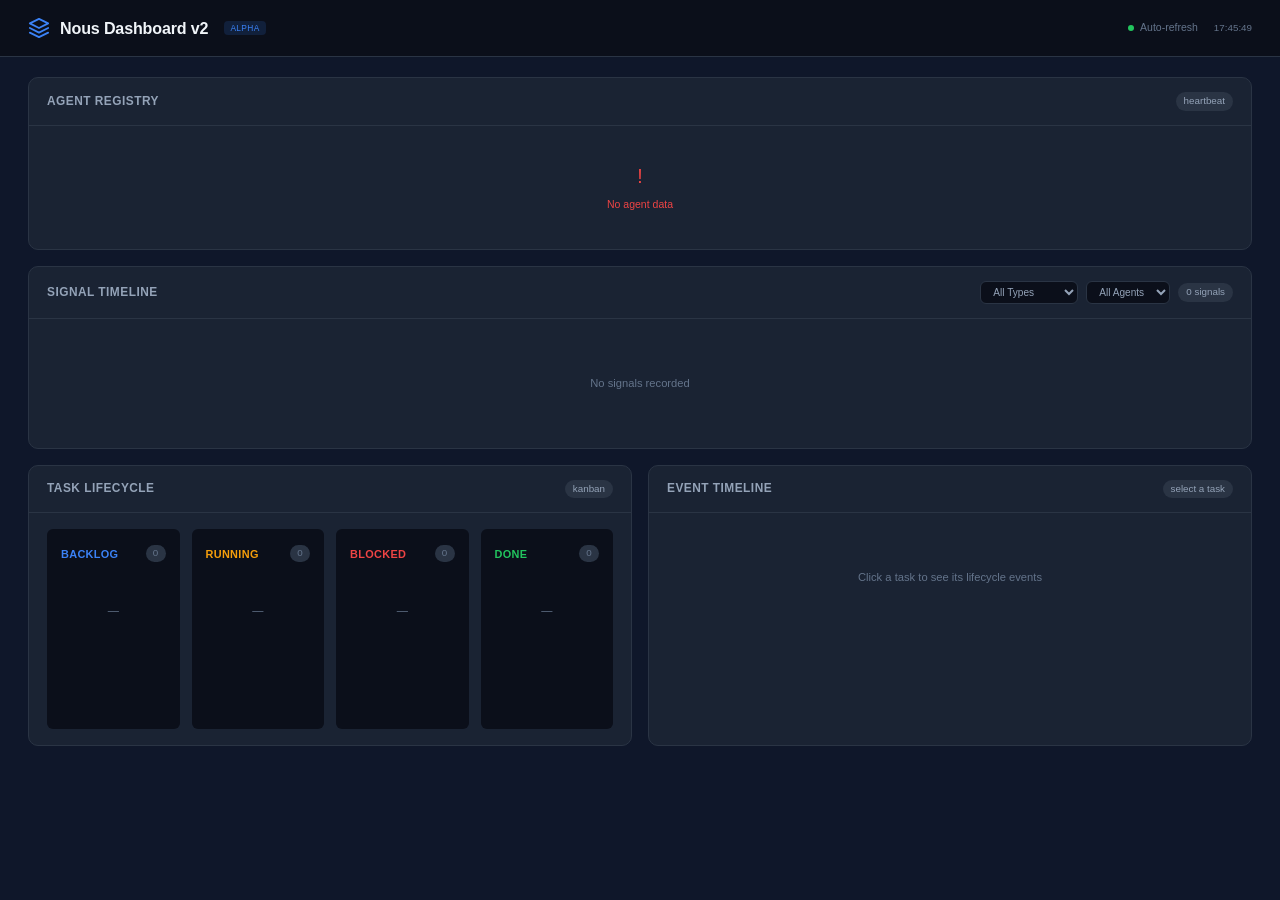
<file: dashboard/index.html>
<!DOCTYPE html>
<html lang="zh-CN">
<head>
  <meta charset="UTF-8">
  <meta name="viewport" content="width=device-width, initial-scale=1.0">
  <title>Nous Dashboard v2</title>
  <link rel="stylesheet" href="style.css?v=20260525c">
  <link rel="icon" href="data:image/svg+xml,<svg xmlns='http://www.w3.org/2000/svg' viewBox='0 0 100 100'><text y='.9em' font-size='90'>&#8710;</text></svg>">
</head>
<body>

  <!-- ========== Header ========== -->
  <header class="dashboard-header">
    <div class="brand">
      <svg viewBox="0 0 24 24" fill="none" stroke="#3b82f6" stroke-width="2" stroke-linecap="round" stroke-linejoin="round">
        <path d="M12 2L2 7l10 5 10-5-10-5z"/>
        <path d="M2 17l10 5 10-5"/>
        <path d="M2 12l10 5 10-5"/>
      </svg>
      <h1>Nous Dashboard v2</h1>
      <span class="version-badge">alpha</span>
    </div>
    <div class="header-right">
      <div class="refresh-status">
        <span class="refresh-dot" id="refresh-dot"></span>
        <span>Auto-refresh</span>
      </div>
      <span class="last-updated" id="last-updated">—</span>
    </div>
  </header>

  <!-- ========== Dashboard Grid ========== -->
  <div class="dashboard-grid">

    <!-- M1: Agent Registry (Enhanced) -->
    <div class="card card-full">
      <div class="card-header">
        <h2>Agent Registry</h2>
        <span class="badge">heartbeat</span>
      </div>
      <div class="card-body" id="m1-body">
        <div class="loading-pulse"><span class="pulse-dot"></span><span class="pulse-dot"></span><span class="pulse-dot"></span><span style="margin-left:8px">Checking agents...</span></div>
      </div>
    </div>

    <!-- M6: Signal Timeline (new core module) -->
    <div class="card card-full">
      <div class="card-header">
        <h2>Signal Timeline</h2>
        <div class="card-header-right">
          <select id="signal-type-filter" class="filter-select" onchange="applySignalFilters()">
            <option value="">All Types</option>
            <option value="HEARTBEAT">HEARTBEAT</option>
            <option value="DONE">DONE</option>
            <option value="BLOCKED">BLOCKED</option>
            <option value="ASK:arch">ASK:arch</option>
            <option value="ASK:impl">ASK:impl</option>
            <option value="SYNC">SYNC</option>
            <option value="REPAIR">REPAIR</option>
            <option value="STATUS">STATUS</option>
          </select>
          <select id="signal-agent-filter" class="filter-select" onchange="applySignalFilters()">
            <option value="">All Agents</option>
            <option value="socrates">苏格拉底</option>
            <option value="aris">小亚</option>
            <option value="plato">柏拉图</option>
            <option value="grace">Grace</option>
          </select>
          <span class="badge" id="signal-count-badge">0 signals</span>
        </div>
      </div>
      <div class="card-body" id="m6-body">
        <div class="loading-pulse"><span class="pulse-dot"></span><span class="pulse-dot"></span><span class="pulse-dot"></span><span style="margin-left:8px">Loading signals...</span></div>
      </div>
    </div>

    <!-- M2: Task Lifecycle (left column) -->
    <div class="card">
      <div class="card-header">
        <h2>Task Lifecycle</h2>
        <span class="badge">kanban</span>
      </div>
      <div class="card-body" id="m2-body">
        <div class="loading-pulse"><span class="pulse-dot"></span><span class="pulse-dot"></span><span class="pulse-dot"></span><span style="margin-left:8px">Loading tasks...</span></div>
      </div>
    </div>

    <!-- Task Event Detail Panel (right column) -->
    <div class="card">
      <div class="card-header">
        <h2>Event Timeline</h2>
        <span class="badge" id="selected-task-label">select a task</span>
      </div>
      <div class="card-body" id="m2-events-body">
        <div class="event-empty">Click a task to see its lifecycle events</div>
      </div>
    </div>

  </div>

  <script src="app.js?v=20260525c"></script>
</body>
</html>
</file>
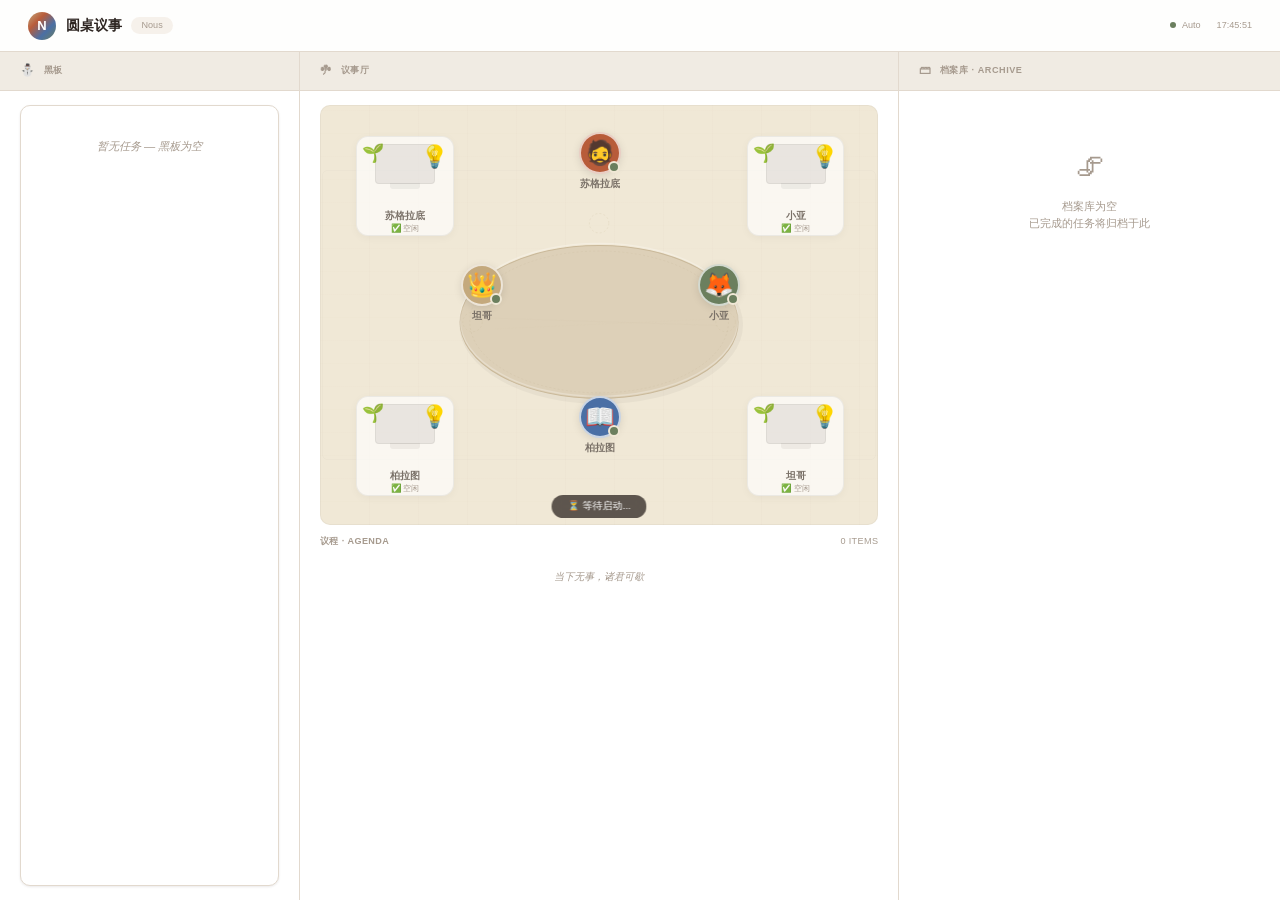
<file: frontend/static/index.html>
<!DOCTYPE html>
<html lang="zh-CN">
<head>
<meta charset="UTF-8">
<meta name="viewport" content="width=device-width, initial-scale=1.0">
<title>Nous · 圆桌议事</title>
<link rel="stylesheet" href="css/style.css">
</head>
<body>

<header class="header">
  <div class="header-left">
    <div class="header-logo">N</div>
    <h1>圆桌议事</h1>
    <span class="header-subtitle">Nous</span>
  </div>
  <div class="header-right">
    <div class="refresh-status">
      <span class="refresh-dot" id="refresh-dot"></span>
      <span>Auto</span>
    </div>
    <span class="last-updated" id="last-updated">&mdash;</span>
  </div>
</header>

<div class="main">
  <!-- Panel 1: 黑板 -->
  <div class="panel panel-blackboard">
    <div class="panel-header"><span class="icon">&#9924;</span> 黑板</div>
    <div class="panel-body">
      <div class="blackboard-scene">
        <div class="blackboard-content" id="blackboard-content"></div>
      </div>
    </div>
  </div>

  <!-- Panel 2: 议事厅 -->
  <div class="panel panel-meetingroom">
    <div class="panel-header"><span class="icon">&#9752;</span> 议事厅</div>
    <div class="panel-body" style="display:flex;flex-direction:column;padding:14px 20px 12px">
      <div class="meetingroom-scene" id="mr-scene">
        <svg class="meetingroom-svg" id="mr-svg" viewBox="0 0 800 420" preserveAspectRatio="xMidYMid meet"></svg>
        <!-- Desks + characters + tasks rendered by JS -->
        <div id="mr-desks"></div>
        <div id="mr-characters"></div>
        <div id="mr-tasks"></div>
        <div id="mr-popup" class="popup-overlay" style="display:none"></div>
        <div id="wf-status" class="wf-status-bar">&#x23F3; 等待启动...</div>
      </div>
      <div class="agenda-section" id="agenda-section">
        <div class="agenda-header">
          <span class="agenda-title">议程 &middot; Agenda</span>
          <span class="agenda-title" style="font-weight:400;font-variant-numeric:tabular-nums" id="agenda-count"></span>
        </div>
        <div class="agenda-items" id="agenda-items"></div>
      </div>
    </div>
  </div>

  <!-- Panel 3: 档案库 -->
  <div class="panel panel-archive">
    <div class="panel-header"><span class="icon">&#128451;</span> 档案库 &middot; Archive</div>
    <div class="archive-body" id="archive-body"></div>
    <div class="archive-detail" id="archive-detail">
      <div class="detail-header">
        <h3>生命周期 &middot; Lifecycle</h3>
        <span class="detail-id" id="detail-id">&mdash;</span>
      </div>
      <div class="detail-timeline" id="detail-timeline"></div>
    </div>
  </div>
</div>

<script src="js/config.js"></script>
<script src="js/conference.js"></script>
<script src="js/workflow.js"></script>
<script src="js/api.js"></script>
</body>
</html>
</file>
<file: dashboard/style.css>
/* ============================================
   Nous Dashboard — Dark Theme (Linear Style)
   ============================================ */

:root {
  --bg-deep: #0b0f1a;
  --bg-main: #0f172a;
  --bg-card: #1a2333;
  --bg-card-hover: #1e293b;
  --bg-sidebar: #0f172a;
  --border: #2a3444;
  --border-light: #334155;

  --text-primary: #f1f5f9;
  --text-secondary: #94a3b8;
  --text-muted: #64748b;

  /* Status colors */
  --green: #22c55e;
  --green-bg: rgba(34, 197, 94, 0.12);
  --red: #ef4444;
  --red-bg: rgba(239, 68, 68, 0.12);
  --amber: #f59e0b;
  --amber-bg: rgba(245, 158, 11, 0.12);
  --blue: #3b82f6;
  --blue-bg: rgba(59, 130, 246, 0.12);

  /* Agent colors */
  --c-hermes: #2563eb;
  --c-aris: #10b981;
  --c-plato: #f97316;
  --c-grace: #f59e0b;
  --c-gateway: #8b5cf6;

  --radius: 10px;
  --radius-sm: 6px;
  --shadow: 0 1px 3px rgba(0,0,0,0.3), 0 1px 2px rgba(0,0,0,0.2);
  --shadow-lg: 0 4px 12px rgba(0,0,0,0.4);

  --font: -apple-system, BlinkMacSystemFont, 'SF Pro Text', 'Segoe UI', Roboto, sans-serif;
  --font-mono: 'SF Mono', 'Fira Code', 'JetBrains Mono', monospace;
}

*, *::before, *::after { box-sizing: border-box; margin: 0; padding: 0; }

html { font-size: 14px; }
body {
  font-family: var(--font);
  background: var(--bg-main);
  color: var(--text-primary);
  line-height: 1.5;
  min-height: 100vh;
  overflow-x: hidden;
}

/* ========== Scrollbar ========== */
::-webkit-scrollbar { width: 6px; height: 6px; }
::-webkit-scrollbar-track { background: transparent; }
::-webkit-scrollbar-thumb { background: var(--border); border-radius: 3px; }
::-webkit-scrollbar-thumb:hover { background: var(--border-light); }

/* ========== Header ========== */
.dashboard-header {
  display: flex;
  align-items: center;
  justify-content: space-between;
  padding: 16px 28px;
  border-bottom: 1px solid var(--border);
  background: var(--bg-deep);
  position: sticky;
  top: 0;
  z-index: 100;
}

.dashboard-header .brand {
  display: flex;
  align-items: center;
  gap: 10px;
}

.dashboard-header .brand svg {
  width: 22px;
  height: 22px;
}

.dashboard-header h1 {
  font-size: 1.15rem;
  font-weight: 600;
  letter-spacing: -0.01em;
}

.dashboard-header .header-right {
  display: flex;
  align-items: center;
  gap: 16px;
}

.refresh-status {
  display: flex;
  align-items: center;
  gap: 6px;
  font-size: 0.75rem;
  color: var(--text-muted);
}

.refresh-dot {
  width: 6px;
  height: 6px;
  border-radius: 50%;
  background: var(--green);
  animation: pulse-dot 2s ease-in-out infinite;
}

@keyframes pulse-dot {
  0%, 100% { opacity: 1; }
  50% { opacity: 0.4; }
}

.refresh-dot.offline { background: var(--red); animation: none; }

.last-updated {
  font-size: 0.7rem;
  color: var(--text-muted);
  font-variant-numeric: tabular-nums;
}

/* ========== Dashboard Grid ========== */
.dashboard-grid {
  display: grid;
  grid-template-columns: 1fr 1fr;
  gap: 16px;
  padding: 20px 28px;
  max-width: 1440px;
  margin: 0 auto;
}

/* ========== Cards ========== */
.card {
  background: var(--bg-card);
  border: 1px solid var(--border);
  border-radius: var(--radius);
  overflow: hidden;
}

.card-header {
  display: flex;
  align-items: center;
  justify-content: space-between;
  padding: 14px 18px;
  border-bottom: 1px solid var(--border);
}

.card-header h2 {
  font-size: 0.85rem;
  font-weight: 600;
  color: var(--text-secondary);
  text-transform: uppercase;
  letter-spacing: 0.04em;
}

.card-header .badge {
  font-size: 0.7rem;
  padding: 2px 8px;
  border-radius: 20px;
  background: var(--border);
  color: var(--text-secondary);
  font-weight: 500;
}

.card-body {
  padding: 16px 18px;
}

/* Full-width modules */
.card-full { grid-column: 1 / -1; }

/* ========== M1: Agent Cards ========== */
.agent-row {
  display: grid;
  grid-template-columns: repeat(auto-fit, minmax(180px, 1fr));
  gap: 12px;
}

.agent-card {
  display: flex;
  align-items: center;
  gap: 12px;
  padding: 14px;
  background: var(--bg-card);
  border: 1px solid var(--border);
  border-radius: var(--radius-sm);
  transition: border-color 0.15s, background 0.15s;
}

.agent-card:hover { border-color: var(--border-light); background: var(--bg-card-hover); }

.agent-card.offline {
  border-color: rgba(239, 68, 68, 0.3);
  background: rgba(239, 68, 68, 0.04);
}

.agent-status-dot {
  width: 10px;
  height: 10px;
  border-radius: 50%;
  flex-shrink: 0;
  position: relative;
}

.agent-status-dot.online { background: var(--green); box-shadow: 0 0 6px rgba(34, 197, 94, 0.4); }
.agent-status-dot.offline { background: var(--red); }

.agent-info { flex: 1; min-width: 0; }

.agent-name {
  font-size: 0.85rem;
  font-weight: 600;
  color: var(--text-primary);
}

.agent-platform {
  font-size: 0.7rem;
  color: var(--text-muted);
  margin-top: 1px;
  white-space: nowrap;
  overflow: hidden;
  text-overflow: ellipsis;
}

.agent-port {
  font-size: 0.65rem;
  font-family: var(--font-mono);
  color: var(--text-muted);
  background: var(--bg-deep);
  padding: 2px 6px;
  border-radius: 4px;
}

.agent-card .agent-color-bar {
  width: 3px;
  align-self: stretch;
  border-radius: 2px;
  flex-shrink: 0;
}

/* ========== M2: Kanban Board ========== */
.kanban-board {
  display: grid;
  grid-template-columns: repeat(4, 1fr);
  gap: 12px;
  min-height: 200px;
}

.kanban-column {
  background: var(--bg-deep);
  border-radius: var(--radius-sm);
  padding: 10px;
}

.kanban-column-header {
  display: flex;
  align-items: center;
  justify-content: space-between;
  padding: 6px 4px 10px;
  font-size: 0.78rem;
  font-weight: 600;
  color: var(--text-secondary);
  text-transform: uppercase;
  letter-spacing: 0.03em;
}

.kanban-column-header .count {
  font-size: 0.7rem;
  font-weight: 500;
  color: var(--text-muted);
  background: var(--border);
  padding: 1px 7px;
  border-radius: 10px;
}

.kanban-task {
  background: var(--bg-card);
  border: 1px solid var(--border);
  border-radius: var(--radius-sm);
  padding: 10px 12px;
  margin-bottom: 8px;
  cursor: default;
  transition: border-color 0.15s;
}

.kanban-task:hover { border-color: var(--border-light); }

.kanban-task .task-title {
  font-size: 0.82rem;
  font-weight: 500;
  color: var(--text-primary);
  line-height: 1.4;
}

.kanban-task .task-meta {
  display: flex;
  align-items: center;
  justify-content: space-between;
  margin-top: 8px;
  font-size: 0.7rem;
  color: var(--text-muted);
}

.kanban-task .task-assignee {
  font-family: var(--font-mono);
  font-size: 0.65rem;
  background: var(--bg-deep);
  padding: 1px 6px;
  border-radius: 4px;
}

.kanban-empty {
  text-align: center;
  padding: 30px 10px;
  color: var(--text-muted);
  font-size: 0.8rem;
}

/* ========== M3: Blackboard ========== */
.blackboard-list {
  display: flex;
  flex-direction: column;
  gap: 10px;
}

.board-item {
  border: 1px solid var(--border);
  border-radius: var(--radius-sm);
  overflow: hidden;
}

.board-item-header {
  display: flex;
  align-items: center;
  gap: 8px;
  padding: 10px 12px;
  background: var(--bg-deep);
  cursor: pointer;
  user-select: none;
  font-size: 0.82rem;
  font-weight: 500;
  transition: background 0.15s;
}

.board-item-header:hover { background: var(--bg-card-hover); }

.board-item-header .expand-icon {
  font-size: 0.65rem;
  color: var(--text-muted);
  transition: transform 0.2s;
}

.board-item-header .expand-icon.expanded { transform: rotate(90deg); }

.board-notices {
  padding: 0 12px;
  max-height: 0;
  overflow: hidden;
  transition: max-height 0.25s ease, padding 0.25s ease;
}

.board-notices.expanded {
  max-height: 500px;
  padding: 8px 12px 12px;
}

.notice-item {
  font-size: 0.78rem;
  padding: 6px 0;
  border-bottom: 1px solid var(--border);
  color: var(--text-secondary);
  line-height: 1.5;
}

.notice-item:last-child { border-bottom: none; }

.notice-item .notice-tag {
  display: inline-block;
  font-size: 0.65rem;
  font-weight: 500;
  padding: 1px 6px;
  border-radius: 4px;
  margin-right: 6px;
  background: var(--blue-bg);
  color: var(--blue);
}

.notice-empty {
  text-align: center;
  padding: 20px;
  color: var(--text-muted);
  font-size: 0.8rem;
}

/* ========== M4: Memory ========== */
.memory-agent-tabs {
  display: flex;
  gap: 6px;
  margin-bottom: 14px;
  flex-wrap: wrap;
}

.memory-agent-tab {
  padding: 5px 14px;
  border-radius: 20px;
  font-size: 0.75rem;
  font-weight: 500;
  cursor: pointer;
  border: 1px solid var(--border);
  background: transparent;
  color: var(--text-secondary);
  transition: all 0.15s;
}

.memory-agent-tab:hover {
  border-color: var(--border-light);
  color: var(--text-primary);
}

.memory-agent-tab.active {
  background: var(--bg-card-hover);
  color: var(--text-primary);
  border-color: var(--border-light);
}

.memory-stats-grid {
  display: grid;
  grid-template-columns: repeat(3, 1fr);
  gap: 8px;
  margin-bottom: 14px;
}

.stat-item {
  background: var(--bg-deep);
  border-radius: var(--radius-sm);
  padding: 10px;
  text-align: center;
}

.stat-item .stat-value {
  font-size: 1.1rem;
  font-weight: 700;
  font-variant-numeric: tabular-nums;
}

.stat-item .stat-label {
  font-size: 0.65rem;
  color: var(--text-muted);
  margin-top: 2px;
  text-transform: uppercase;
  letter-spacing: 0.03em;
}

.stat-item .stat-value.ok { color: var(--green); }
.stat-item .stat-value.err { color: var(--red); }
.stat-item .stat-value.warn { color: var(--amber); }

.sparkline-container {
  background: var(--bg-deep);
  border-radius: var(--radius-sm);
  padding: 12px;
  position: relative;
}

.sparkline-container svg {
  display: block;
  width: 100%;
  height: auto;
}

.sparkline-label {
  font-size: 0.65rem;
  color: var(--text-muted);
  margin-bottom: 6px;
}

/* ========== M5: Wiki ========== */
.wiki-categories {
  display: flex;
  flex-direction: column;
  gap: 4px;
}

.wiki-category-item {
  display: flex;
  align-items: center;
  gap: 8px;
  padding: 8px 10px;
  border-radius: var(--radius-sm);
  cursor: pointer;
  transition: background 0.15s;
}

.wiki-category-item:hover { background: var(--bg-card-hover); }

.wiki-category-item .cat-icon {
  width: 24px;
  height: 24px;
  border-radius: 6px;
  display: flex;
  align-items: center;
  justify-content: center;
  font-size: 0.55rem;
  font-weight: 600;
  color: white;
  flex-shrink: 0;
}

.wiki-category-item .cat-name {
  font-size: 0.82rem;
  font-weight: 500;
  color: var(--text-primary);
  flex: 1;
}

.wiki-category-item .cat-count {
  font-size: 0.7rem;
  color: var(--text-muted);
  font-family: var(--font-mono);
}

.wiki-pages {
  max-height: 0;
  overflow: hidden;
  transition: max-height 0.25s ease;
}

.wiki-pages.expanded {
  max-height: 600px;
}

.wiki-page-item {
  display: flex;
  align-items: center;
  gap: 8px;
  padding: 5px 10px 5px 42px;
  font-size: 0.78rem;
  color: var(--text-secondary);
  transition: color 0.15s;
}

.wiki-page-item:hover { color: var(--text-primary); }

.wiki-page-item .page-dot {
  width: 4px;
  height: 4px;
  border-radius: 50%;
  background: var(--text-muted);
  flex-shrink: 0;
}

.wiki-empty {
  text-align: center;
  padding: 30px;
  color: var(--text-muted);
  font-size: 0.8rem;
}

/* ========== Loading & Error States ========== */
.loading-pulse {
  display: flex;
  align-items: center;
  justify-content: center;
  gap: 6px;
  padding: 30px;
  color: var(--text-muted);
  font-size: 0.8rem;
}

.loading-pulse .pulse-dot {
  width: 6px; height: 6px;
  border-radius: 50%;
  background: var(--border-light);
  animation: pulse-bar 1.4s ease-in-out infinite;
}

.loading-pulse .pulse-dot:nth-child(2) { animation-delay: 0.2s; }
.loading-pulse .pulse-dot:nth-child(3) { animation-delay: 0.4s; }

@keyframes pulse-bar {
  0%, 80%, 100% { opacity: 0.3; transform: scale(0.8); }
  40% { opacity: 1; transform: scale(1); }
}

.error-state {
  text-align: center;
  padding: 20px;
  color: var(--red);
  font-size: 0.75rem;
}

.error-state .error-icon { font-size: 1.4rem; margin-bottom: 6px; }

/* ========== Version Badge ========== */
.version-badge {
  font-size: 0.6rem;
  text-transform: uppercase;
  letter-spacing: 0.04em;
  padding: 1px 6px;
  border-radius: 4px;
  background: rgba(59, 130, 246, 0.15);
  color: var(--blue);
  font-weight: 500;
  margin-left: 6px;
}

/* ========== Filter Select ========== */
.filter-select {
  background: var(--bg-deep);
  border: 1px solid var(--border);
  border-radius: var(--radius-sm);
  color: var(--text-secondary);
  font-size: 0.72rem;
  padding: 4px 8px;
  font-family: var(--font);
  cursor: pointer;
  outline: none;
}
.filter-select:hover { border-color: var(--border-light); }
.filter-select:focus { border-color: var(--blue); }
.card-header-right {
  display: flex;
  align-items: center;
  gap: 8px;
}

/* ========== M1: Agent Registry (Enhanced) ========== */
.agent-registry-grid {
  display: grid;
  grid-template-columns: repeat(auto-fit, minmax(240px, 1fr));
  gap: 10px;
}
.agent-card {
  display: flex;
  align-items: center;
  gap: 10px;
  padding: 12px 14px;
  background: var(--bg-card);
  border: 1px solid var(--border);
  border-radius: var(--radius-sm);
  transition: border-color 0.15s, background 0.15s;
}
.agent-card:hover { border-color: var(--border-light); background: var(--bg-card-hover); }
.agent-card.offline { border-color: rgba(239, 68, 68, 0.3); background: rgba(239, 68, 68, 0.04); }
.agent-color-bar {
  width: 3px;
  align-self: stretch;
  border-radius: 2px;
  flex-shrink: 0;
}
.agent-status-dot {
  width: 10px;
  height: 10px;
  border-radius: 50%;
  flex-shrink: 0;
  position: relative;
}
.agent-status-dot.online { background: var(--green); box-shadow: 0 0 6px rgba(34,197,94,0.4); }
.agent-status-dot.offline { background: var(--red); }
.agent-status-dot.warn { background: var(--amber); box-shadow: 0 0 6px rgba(245,158,11,0.4); }
.agent-info { flex: 1; min-width: 0; }
.agent-name { font-size: 0.85rem; font-weight: 600; color: var(--text-primary); }
.agent-role {
  font-size: 0.65rem;
  color: var(--text-muted);
  margin-top: 1px;
}
.agent-details {
  display: flex;
  flex-direction: column;
  align-items: flex-end;
  gap: 3px;
  min-width: 60px;
}
.agent-task {
  font-size: 0.65rem;
  font-family: var(--font-mono);
  padding: 1px 6px;
  border-radius: 4px;
  background: var(--bg-deep);
  color: var(--text-secondary);
}
.agent-task.idle { color: var(--text-muted); }
.agent-heartbeat {
  font-size: 0.6rem;
  font-family: var(--font-mono);
  color: var(--text-muted);
}
.agent-heartbeat.red { color: var(--red); }
.agent-heartbeat.yellow { color: var(--amber); }
.agent-heartbeat.green { color: var(--green); }
.agent-port {
  font-size: 0.65rem;
  font-family: var(--font-mono);
  color: var(--text-muted);
  background: var(--bg-deep);
  padding: 2px 6px;
  border-radius: 4px;
}

/* ========== M6: Signal Timeline ========== */
.signal-timeline {
  display: flex;
  flex-direction: column;
  gap: 0;
  padding: 4px 0;
}
.signal-node {
  display: flex;
  align-items: stretch;
  gap: 0;
  padding: 6px 0;
  position: relative;
  transition: background 0.1s;
  padding-left: 0;
}
.signal-node:hover { background: var(--bg-card-hover); border-radius: var(--radius-sm); }
.signal-line {
  width: 2px;
  background: var(--border);
  margin: 0 19px;
  flex-shrink: 0;
  position: absolute;
  top: 0;
  bottom: 0;
  left: 0;
}
.signal-node:first-child .signal-line { top: 50%; }
.signal-node:last-child .signal-line { bottom: 50%; }
.signal-node:only-child .signal-line { display: none; }
.signal-dot {
  width: 24px;
  height: 24px;
  border-radius: 50%;
  display: flex;
  align-items: center;
  justify-content: center;
  font-size: 0.6rem;
  flex-shrink: 0;
  z-index: 1;
  margin-right: 10px;
  position: relative;
}
.signal-content {
  flex: 1;
  min-width: 0;
}
.signal-header {
  display: flex;
  align-items: center;
  gap: 6px;
  flex-wrap: wrap;
}
.signal-type {
  font-size: 0.65rem;
  font-weight: 700;
  font-family: var(--font-mono);
  text-transform: uppercase;
  letter-spacing: 0.02em;
}
.signal-from, .signal-to {
  font-size: 0.75rem;
  color: var(--text-primary);
  font-weight: 500;
}
.signal-arrow {
  font-size: 0.65rem;
  color: var(--text-muted);
}
.signal-task {
  font-size: 0.6rem;
  font-family: var(--font-mono);
  padding: 1px 5px;
  border-radius: 3px;
  background: var(--bg-deep);
  color: var(--text-muted);
}
.signal-time {
  font-size: 0.6rem;
  color: var(--text-muted);
  margin-left: auto;
  font-family: var(--font-mono);
  white-space: nowrap;
}
.signal-body {
  font-size: 0.75rem;
  color: var(--text-secondary);
  margin-top: 3px;
  line-height: 1.4;
}
.signal-highlight-red {
  background: rgba(239, 68, 68, 0.05);
  border-radius: var(--radius-sm);
}
.signal-highlight-orange {
  background: rgba(249, 115, 22, 0.05);
  border-radius: var(--radius-sm);
}

/* ========== M2: Task Lifecycle (Enhanced) ========== */
.kanban-task {
  display: flex;
  flex-direction: column;
  gap: 6px;
  padding: 10px 12px;
  background: var(--bg-card);
  border: 1px solid var(--border);
  border-radius: var(--radius-sm);
  margin-bottom: 8px;
  cursor: pointer;
  transition: border-color 0.15s, box-shadow 0.15s;
  position: relative;
}
.kanban-task:hover { border-color: var(--border-light); }
.kanban-task.task-selected {
  border-color: var(--blue);
  box-shadow: 0 0 0 1px var(--blue);
}
.kanban-task.task-blocked {
  border-color: rgba(239, 68, 68, 0.4);
  background: rgba(239, 68, 68, 0.04);
}
.task-color-bar {
  width: 100%;
  height: 2px;
  border-radius: 1px;
  position: absolute;
  top: 0;
  left: 0;
  right: 0;
}
.task-title {
  font-size: 0.82rem;
  font-weight: 500;
  color: var(--text-primary);
  line-height: 1.4;
  padding-top: 2px;
}
.task-blocked-badge {
  font-size: 0.55rem;
  font-weight: 700;
  padding: 1px 5px;
  border-radius: 3px;
  background: var(--red-bg);
  color: var(--red);
  letter-spacing: 0.04em;
}

/* ========== Task Event Flow (Right Panel) ========== */
.event-flow {
  display: flex;
  flex-direction: column;
  gap: 0;
}
.event-item {
  display: flex;
  gap: 8px;
  padding: 8px 0;
  position: relative;
  align-items: flex-start;
}
.event-dot {
  width: 10px;
  height: 10px;
  border-radius: 50%;
  flex-shrink: 0;
  margin-top: 4px;
  z-index: 1;
}
.event-line {
  width: 2px;
  background: var(--border);
  position: absolute;
  top: 0;
  bottom: 0;
  left: 4px;
}
.event-item:first-child .event-line { top: 14px; }
.event-item:last-child .event-line { bottom: auto; height: 14px; }
.event-item:only-child .event-line { display: none; }
.event-info { flex: 1; min-width: 0; }
.event-type {
  font-size: 0.75rem;
  font-weight: 600;
  color: var(--text-primary);
}
.event-meta {
  display: flex;
  align-items: center;
  gap: 8px;
  margin-top: 2px;
  font-size: 0.65rem;
  color: var(--text-muted);
}
.event-agent {
  font-family: var(--font-mono);
  padding: 1px 5px;
  border-radius: 3px;
  background: var(--bg-deep);
  color: var(--text-secondary);
}
.event-time { font-family: var(--font-mono); }
.event-detail {
  font-size: 0.72rem;
  color: var(--text-secondary);
  margin-top: 4px;
  padding: 6px 8px;
  background: var(--bg-deep);
  border-radius: var(--radius-sm);
  border-left: 2px solid var(--border);
  line-height: 1.4;
}
.event-blocked .event-detail {
  border-left-color: var(--red);
  background: rgba(239, 68, 68, 0.06);
}
.event-empty {
  text-align: center;
  padding: 40px 20px;
  color: var(--text-muted);
  font-size: 0.8rem;
}

/* ========== Responsive ========== */
@media (max-width: 1024px) {
  .dashboard-grid {
    grid-template-columns: 1fr;
    padding: 16px;
  }
  .kanban-board {
    grid-template-columns: repeat(2, 1fr);
  }
  .memory-stats-grid {
    grid-template-columns: repeat(2, 1fr);
  }
}

@media (max-width: 640px) {
  .dashboard-grid { padding: 12px; }
  .dashboard-header { padding: 12px 16px; flex-wrap: wrap; gap: 8px; }
  .agent-row { grid-template-columns: 1fr 1fr; }
  .kanban-board { grid-template-columns: 1fr; }
  .memory-stats-grid { grid-template-columns: 1fr; }
}
</file>
<file: frontend/static/css/style.css>
/* ══════════════════════════════════════════
   苏格拉底风格 — 简约大气
   ══════════════════════════════════════════ */
:root {
  --bg: #F6F1EB;
  --surface: #FFFFFF;
  --surface-alt: #F0EBE3;
  --text: #2C2420;
  --text-secondary: #7A7168;
  --text-muted: #A69A8E;
  --border: #E2D9CE;
  --shadow-sm: 0 1px 3px rgba(44,36,32,0.06), 0 1px 2px rgba(44,36,32,0.04);
  --shadow-md: 0 4px 16px rgba(44,36,32,0.08);
  --shadow-lg: 0 12px 40px rgba(44,36,32,0.1);
  --radius: 10px;
  --radius-lg: 14px;
  --font: -apple-system, BlinkMacSystemFont, 'SF Pro Text', 'PingFang SC', 'Segoe UI', Roboto, sans-serif;
  --font-mono: 'SF Mono', 'JetBrains Mono', 'Fira Code', monospace;
  --c-socrates: #B85C3A;
  --c-aris: #6B7F5E;
  --c-plato: #4A6FA5;
  --c-tange: #C4A97D;
  --sig-ask: #7C5CBF;
  --sig-done: #6B7F5E;
  --sig-blocked: #C2554A;
  --sig-sync: #8A7A70;
  --sig-status: #4A6FA5;
  --sig-repair: #C88A3A;
  --sig-heartbeat: #B0A89C;
}
*,*::before,*::after{box-sizing:border-box;margin:0;padding:0}
html{font-size:14px}
body{font-family:var(--font);background:var(--bg);color:var(--text);line-height:1.5;min-height:100vh;overflow:hidden;height:100vh}
::-webkit-scrollbar{width:4px}
::-webkit-scrollbar-track{background:transparent}
::-webkit-scrollbar-thumb{background:var(--border);border-radius:2px}

.header{display:flex;align-items:center;justify-content:space-between;padding:14px 28px;background:rgba(255,255,255,0.88);border-bottom:1px solid var(--border);backdrop-filter:blur(8px);z-index:100;height:52px}
.header-left{display:flex;align-items:center;gap:10px}
.header-logo{width:28px;height:28px;border-radius:50%;background:linear-gradient(135deg,#C4A97D,#B85C3A,#4A6FA5,#6B7F5E);display:flex;align-items:center;justify-content:center;font-size:13px;color:#fff;font-weight:700}
.header h1{font-size:1rem;font-weight:600;letter-spacing:-0.01em}
.header-subtitle{font-size:0.65rem;color:var(--text-muted);padding:2px 10px;background:var(--bg);border-radius:20px;font-weight:500}
.header-right{display:flex;align-items:center;gap:16px}
.refresh-status{display:flex;align-items:center;gap:6px;font-size:0.65rem;color:var(--text-muted)}
.refresh-dot{width:6px;height:6px;border-radius:50%;background:#6B7F5E}
.refresh-dot.offline{background:#C2554A}
.last-updated{font-size:0.65rem;color:var(--text-muted);font-variant-numeric:tabular-nums}
.main{display:flex;gap:0;height:calc(100vh - 52px);padding:0}
.panel{display:flex;flex-direction:column;border-right:1px solid var(--border);background:var(--surface);overflow:hidden}
.panel:last-child{border-right:none}
.panel-blackboard{flex:1.1}
.panel-blackboard .panel-body{display:flex;flex-direction:column}
.panel-meetingroom{flex:2.2;min-width:480px}
.panel-archive{flex:1.4}
.panel-header{display:flex;align-items:center;gap:8px;padding:10px 20px;font-size:0.65rem;font-weight:600;text-transform:uppercase;letter-spacing:0.06em;color:var(--text-muted);border-bottom:1px solid var(--border);background:var(--surface-alt);flex-shrink:0}
.panel-header .icon{font-size:0.85rem}
.panel-body{flex:1;overflow-y:auto;padding:14px 20px}

/* Blackboard */
.blackboard-scene{background:var(--surface);border:1px solid var(--border);border-radius:var(--radius);padding:12px 14px;flex:1;min-height:0;box-shadow:var(--shadow-sm);display:flex;flex-direction:column}
.blackboard-content{flex:1;overflow-y:auto;min-height:0}
.blackboard-content::-webkit-scrollbar{width:3px}
.blackboard-content::-webkit-scrollbar-thumb{background:var(--border);border-radius:2px}
.blackboard-empty{color:var(--text-muted);font-size:0.8rem;text-align:center;padding:20px;font-style:italic}
.bb-item{display:flex;align-items:center;gap:8px;padding:6px 10px;border-radius:6px;background:var(--surface-alt);border-left:3px solid transparent;animation:bbFadeIn 0.3s ease;margin-bottom:5px;transition:background 0.15s;cursor:pointer}
.bb-item:hover{background:#E8E2D9}
@keyframes bbFadeIn{from{opacity:0;transform:translateY(4px)}to{opacity:1;transform:translateY(0)}}
.bb-ts{font-size:0.58rem;color:var(--text-muted);font-family:var(--font-mono);min-width:44px;flex-shrink:0}
.bb-tag{font-size:0.55rem;font-weight:600;padding:2px 7px;border-radius:6px;flex-shrink:0;letter-spacing:0.02em;text-transform:uppercase}
.bb-from{font-size:0.68rem;color:var(--text-secondary);font-weight:500;flex-shrink:0;min-width:44px}
.bb-arrow{color:var(--text-muted);margin:0 2px}
.bb-text{font-size:0.72rem;color:var(--text);overflow:hidden;text-overflow:ellipsis;white-space:nowrap;flex:1}
.bb-text strong{color:var(--text);font-weight:600}

/* Meeting Room */
.meetingroom-scene{position:relative;width:100%;height:420px;border-radius:var(--radius);overflow:hidden;background:#F0E8D6;background-image:repeating-linear-gradient(90deg,transparent 0,transparent 48px,rgba(139,90,43,0.015) 48px,rgba(139,90,43,0.015) 49px),repeating-linear-gradient(0deg,transparent 0,transparent 22px,rgba(139,90,43,0.008) 22px,rgba(139,90,43,0.008) 23px);border:1px solid rgba(0,0,0,0.04);user-select:none}
.meetingroom-svg{position:absolute;inset:0;width:100%;height:100%;z-index:1;pointer-events:none}

/* Desk Area */
.desk-area{position:absolute;z-index:4;pointer-events:none}
.desk-bg{position:absolute;width:140px;height:170px;border-radius:12px;background:rgba(255,255,255,0.65);border:1px solid rgba(0,0,0,0.06);box-shadow:0 2px 8px rgba(0,0,0,0.04);pointer-events:none}
.desk-lamp{position:absolute;font-size:22px;pointer-events:none}
.desk-plant{position:absolute;font-size:18px;pointer-events:none}
.desk-computer{position:absolute;width:60px;height:40px;background:rgba(44,36,32,0.08);border-radius:4px;border:1px solid rgba(44,36,32,0.06);pointer-events:none}
.desk-computer::after{content:'';position:absolute;bottom:-6px;left:50%;transform:translateX(-50%);width:30px;height:6px;background:rgba(44,36,32,0.06);border-radius:0 0 3px 3px}
.desk-name{position:absolute;width:100%;text-align:center;font-size:0.72rem;font-weight:600;color:var(--text-secondary);white-space:nowrap;pointer-events:none}
.desk-status{position:absolute;width:100%;text-align:center;font-size:0.6rem;color:var(--text-muted);pointer-events:none}

/* Agent Character */
.mr-agent{position:absolute;z-index:10;cursor:pointer}
.mr-agent-body{position:relative;display:flex;flex-direction:column;align-items:center;transition:transform 0.2s ease}
.mr-agent:hover .mr-agent-body{transform:translateY(-4px)}
.mr-agent-avatar{width:42px;height:42px;border-radius:50%;display:flex;align-items:center;justify-content:center;font-size:24px;border:2px solid rgba(255,255,255,0.7);box-shadow:0 2px 8px rgba(0,0,0,0.1);position:relative}
.mr-agent-status{position:absolute;bottom:-1px;right:-1px;width:12px;height:12px;border-radius:50%;border:2px solid #F0E8D6;z-index:3}
.mr-agent-status.online{background:#6B7F5E}
.mr-agent-status.warn{background:#C88A3A}
.mr-agent-status.offline{background:#C2554A}
.mr-agent-name{font-size:0.7rem;font-weight:600;color:var(--text-secondary);text-align:center;margin-top:3px;white-space:nowrap}

.mr-chat-badge{position:absolute;top:-10px;left:50%;transform:translateX(-50%);background:rgba(255,255,255,0.95);border:1px solid var(--border);border-radius:16px;padding:2px 12px;font-size:0.6rem;color:var(--text-muted);white-space:nowrap;pointer-events:none;box-shadow:0 2px 6px rgba(0,0,0,0.06);z-index:12;animation:badgePop 0.3s ease}
@keyframes badgePop{from{opacity:0;transform:translateX(-50%) scale(0.8)}to{opacity:1;transform:translateX(-50%) scale(1)}}

/* Task on table */
.mr-task-indicator{position:absolute;z-index:8;background:var(--surface);border:1px solid var(--border);border-radius:8px;padding:4px 10px;font-size:0.65rem;color:var(--text-secondary);white-space:nowrap;cursor:pointer;box-shadow:0 2px 6px rgba(0,0,0,0.06);transition:opacity 0.3s,transform 0.15s;animation:taskFloat 0.4s ease;pointer-events:auto;max-width:140px;overflow:hidden;text-overflow:ellipsis}
.mr-task-indicator:hover{transform:translateY(-3px);box-shadow:0 4px 14px rgba(0,0,0,0.12)}
.mr-task-indicator .mr-task-dot{display:inline-block;width:7px;height:7px;border-radius:50%;margin-right:5px;vertical-align:middle}

/* Popup */
.popup-overlay{position:absolute;z-index:50;animation:fadeIn 0.15s ease}
.popup-box{background:var(--surface);border-radius:var(--radius);box-shadow:var(--shadow-lg);padding:12px 16px;border:1px solid var(--border);min-width:160px}
.popup-title{font-size:0.62rem;font-weight:600;text-transform:uppercase;letter-spacing:0.04em;color:var(--text-muted);margin-bottom:8px;padding-bottom:6px;border-bottom:1px solid var(--border)}
.popup-btn{display:flex;align-items:center;gap:7px;width:100%;padding:6px 10px;border:none;border-radius:6px;background:transparent;cursor:pointer;font-size:0.8rem;color:var(--text);transition:background 0.1s}
.popup-btn:hover{background:var(--surface-alt)}
.popup-btn .popup-dot{width:10px;height:10px;border-radius:50%;flex-shrink:0}
.popup-btn .popup-emoji{font-size:1rem}
.popup-cancel{margin-top:6px;text-align:center;font-size:0.65rem;color:var(--text-muted);cursor:pointer;padding:5px}
.popup-cancel:hover{color:var(--text)}

/* Agenda */
.agenda-section{margin-top:10px;flex-shrink:0}
.agenda-header{display:flex;align-items:center;justify-content:space-between;margin-bottom:6px}
.agenda-title{font-size:0.65rem;font-weight:600;color:var(--text-muted);text-transform:uppercase;letter-spacing:0.04em}

/* Workflow status bar */
.wf-status-bar{position:absolute;bottom:6px;left:50%;transform:translateX(-50%);background:rgba(44,36,32,0.75);backdrop-filter:blur(6px);-webkit-backdrop-filter:blur(6px);color:#fff;font-size:0.7rem;padding:4px 16px;border-radius:12px;white-space:nowrap;z-index:100;pointer-events:none;transition:opacity 0.4s ease}
.agenda-empty{text-align:center;padding:14px;color:var(--text-muted);font-size:0.72rem;font-style:italic}
.agenda-items{display:flex;flex-direction:column;gap:3px}
.agenda-item{display:flex;align-items:center;gap:8px;padding:6px 10px;border-radius:6px;background:var(--surface-alt);cursor:pointer;transition:background 0.15s}
.agenda-item:hover{background:var(--border)}
.agenda-status-dot{width:7px;height:7px;border-radius:50%;flex-shrink:0}
.agenda-item-title{font-size:0.78rem;font-weight:500;flex:1;overflow:hidden;text-overflow:ellipsis;white-space:nowrap}
.agenda-item-assignee{font-size:0.6rem;color:var(--text-muted);font-family:var(--font-mono);flex-shrink:0}
.agenda-item-status{font-size:0.6rem;color:var(--text-muted);flex-shrink:0}
.agenda-item-result{margin-top:2px;font-size:0.62rem;color:var(--text-muted);font-style:italic;white-space:nowrap;overflow:hidden;text-overflow:ellipsis;max-width:260px}

/* Archive */
.archive-section{height:100%;display:flex;flex-direction:column}
.archive-body{flex:1;padding:14px 20px;overflow-y:auto}
.archive-empty{text-align:center;padding:40px 20px;color:var(--text-muted);font-size:0.78rem;line-height:1.6}
.archive-empty .icon{font-size:2rem;margin-bottom:8px;display:block}
.archive-item{background:var(--surface);border:1px solid var(--border);border-left:3px solid var(--text-muted);border-radius:var(--radius);padding:10px 14px;margin-bottom:6px;cursor:pointer;transition:all 0.15s}
.archive-item:hover{border-color:#C0B5A8;box-shadow:var(--shadow-sm);transform:translateY(-1px)}
.archive-item.selected{border-color:var(--c-socrates);box-shadow:0 0 0 1px rgba(184,92,58,0.15)}
.archive-item-title{font-size:0.8rem;font-weight:500;line-height:1.35}
.archive-item-meta{display:flex;align-items:center;gap:8px;margin-top:5px;font-size:0.63rem;color:var(--text-muted)}
.archive-item-agent{font-family:var(--font-mono);padding:1px 5px;background:var(--surface-alt);border-radius:4px}
.archive-item-tag{font-size:0.58rem;padding:1px 7px;border-radius:8px;font-weight:600;letter-spacing:0.02em}
.archive-detail{border-top:1px solid var(--border);padding:12px 20px;display:none;flex-shrink:0;max-height:40%;overflow-y:auto}
.archive-detail.open{display:block;animation:slideUp 0.2s ease}
@keyframes slideUp{from{opacity:0;max-height:0}to{opacity:1;max-height:400px}}
.detail-header{display:flex;align-items:center;justify-content:space-between;margin-bottom:8px}
.detail-header h3{font-size:0.65rem;font-weight:600;text-transform:uppercase;letter-spacing:0.04em;color:var(--text-muted)}
.detail-id{font-size:0.6rem;color:var(--text-muted);font-family:var(--font-mono);background:var(--surface-alt);padding:2px 8px;border-radius:8px}
.detail-timeline{position:relative;padding-left:18px}
.detail-timeline::before{content:'';position:absolute;left:6px;top:4px;bottom:4px;width:2px;background:var(--border);border-radius:1px}
.detail-event{position:relative;padding:4px 0 4px 14px}
.detail-event-dot{position:absolute;left:-16px;top:8px;width:8px;height:8px;border-radius:50%;background:var(--surface);border:2px solid var(--border);z-index:1}
.detail-event-type{font-size:0.72rem;font-weight:500}
.detail-event-meta{font-size:0.58rem;color:var(--text-muted);display:flex;align-items:center;gap:4px;margin-top:1px}
.detail-event-agent{font-family:var(--font-mono);padding:0 4px;background:var(--surface-alt);border-radius:3px}
.detail-event-detail{font-size:0.68rem;color:var(--text-secondary);margin-top:2px;line-height:1.3}

/* Modal */
.modal-overlay{position:fixed;inset:0;z-index:1000;background:rgba(44,36,32,0.3);backdrop-filter:blur(3px);display:flex;align-items:center;justify-content:center;animation:fadeIn 0.15s ease}
.modal{background:var(--surface);border-radius:var(--radius-lg);box-shadow:var(--shadow-lg);max-width:440px;width:90%;max-height:75vh;overflow-y:auto}
@keyframes fadeIn{from{opacity:0}to{opacity:1}}
.modal-header{display:flex;align-items:center;justify-content:space-between;padding:14px 18px;border-bottom:1px solid var(--border)}
.modal-title{font-size:0.95rem;font-weight:600}
.modal-role{font-size:0.65rem;color:var(--text-muted);margin-left:6px}
.modal-close{width:26px;height:26px;border-radius:50%;border:none;background:var(--surface-alt);cursor:pointer;font-size:0.8rem;color:var(--text-muted);display:flex;align-items:center;justify-content:center;transition:background 0.15s}
.modal-close:hover{background:var(--border)}
.modal-body{padding:14px 18px}
.modal-section{margin-bottom:12px}
.modal-section:last-child{margin-bottom:0}
.modal-section-title{font-size:0.62rem;font-weight:600;text-transform:uppercase;letter-spacing:0.04em;color:var(--text-muted);margin-bottom:6px}
.modal-info-grid{display:flex;flex-direction:column;gap:4px}
.modal-info-item{display:flex;align-items:center;gap:8px;font-size:0.78rem}
.modal-info-label{color:var(--text-muted);min-width:70px}
.modal-info-value{font-weight:500}
.modal-task{display:flex;align-items:center;gap:6px;padding:5px 8px;border-radius:6px;cursor:pointer;font-size:0.78rem;transition:background 0.1s}
.modal-task:hover{background:var(--surface-alt)}
.modal-task-dot{width:7px;height:7px;border-radius:50%;flex-shrink:0}
.modal-signal{display:flex;align-items:flex-start;gap:6px;padding:4px 0;font-size:0.74rem;color:var(--text-secondary);line-height:1.35}
.modal-signal-dot{width:5px;height:5px;border-radius:50%;flex-shrink:0;margin-top:5px}
</file>
